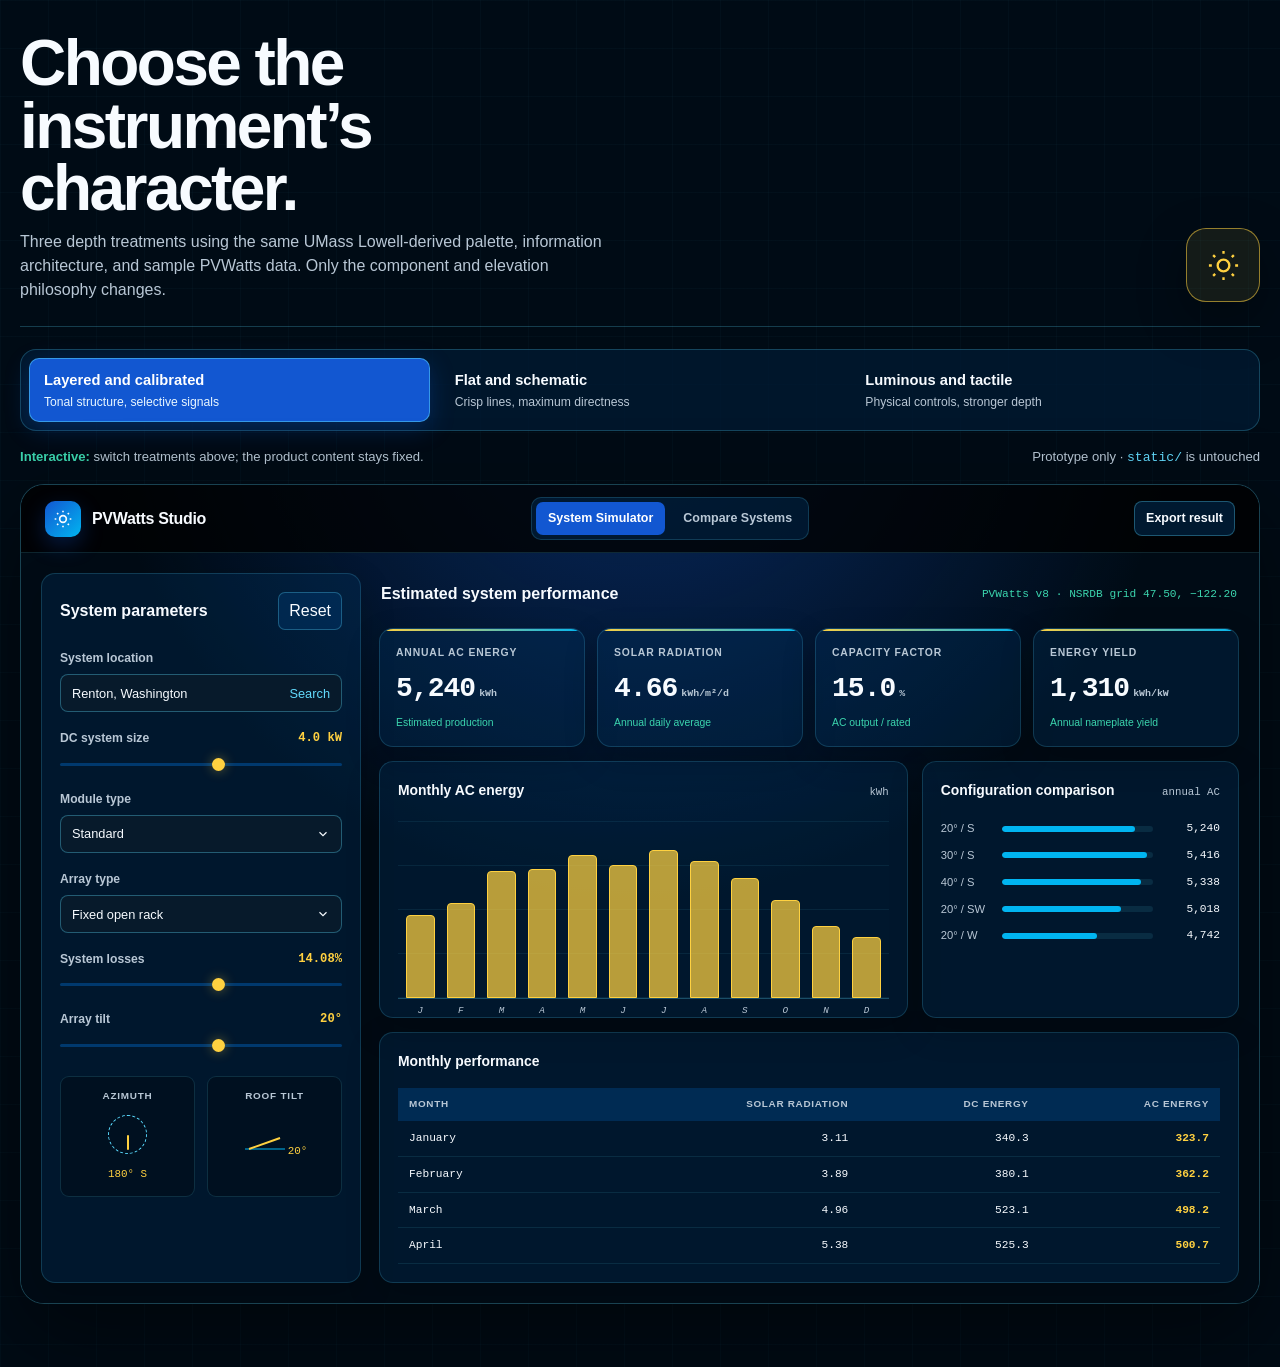
<file: docs/design-character-previews.html>
<!doctype html>
<html lang="en">
<head>
  <meta charset="utf-8">
  <meta name="viewport" content="width=device-width, initial-scale=1">
  <title>PVWatts Studio — Design Character Previews</title>
  <style>
    :root {
      --uml-blue: #1257d1;
      --uml-black: #000000;
      --uml-dark-blue: #00396e;
      --uml-light-blue: #5adbff;
      --uml-gray: #878a8f;
      --uml-bright-blue: #00b5f1;
      --uml-green: #3bd5ae;
      --uml-aqua: #62dafc;
      --uml-yellow: #ffd140;
      --uml-orange: #fb471f;
      --uml-fern: #027669;
      --uml-river: #4295a9;
      --uml-gold: #d0af22;
      --uml-maroon: #9e3124;
      --ink: #f7fbff;
      --muted: #b8c7d5;
      --page: #000b15;
      --line: rgba(90, 219, 255, 0.24);
      --mono: ui-monospace, SFMono-Regular, Menlo, Monaco, Consolas, monospace;
      color-scheme: dark;
    }

    * { box-sizing: border-box; }
    html { min-height: 100%; background: var(--page); }
    body {
      margin: 0;
      min-height: 100vh;
      overflow-x: hidden;
      background:
        linear-gradient(rgba(90, 219, 255, 0.025) 1px, transparent 1px),
        linear-gradient(90deg, rgba(90, 219, 255, 0.025) 1px, transparent 1px),
        var(--page);
      background-size: 48px 48px;
      color: var(--ink);
      font-family: -apple-system, BlinkMacSystemFont, "Segoe UI", Roboto, Helvetica, Arial, sans-serif;
      line-height: 1.5;
      -webkit-font-smoothing: antialiased;
    }

    ::selection { background: var(--uml-yellow); color: #001c36; }
    :focus-visible { outline: 2px solid var(--uml-light-blue); outline-offset: 3px; }
    * { scrollbar-color: var(--uml-river) #001c36; scrollbar-width: thin; }
    *::-webkit-scrollbar { width: 10px; height: 10px; }
    *::-webkit-scrollbar-track { background: #001c36; }
    *::-webkit-scrollbar-thumb { border: 2px solid #001c36; border-radius: 999px; background: var(--uml-river); }

    button, input, select { font: inherit; }
    button { color: inherit; }

    .review-shell { width: min(1560px, calc(100% - 40px)); margin: 0 auto; padding: 32px 0 64px; }
    .review-header {
      display: grid;
      grid-template-columns: minmax(0, 1fr) auto;
      gap: 28px;
      align-items: end;
      padding-bottom: 24px;
      border-bottom: 1px solid var(--line);
    }
    .review-header h1 {
      max-width: 13ch;
      margin: 0 0 10px;
      font-size: clamp(2rem, 5vw, 4.5rem);
      line-height: 0.98;
      letter-spacing: -0.04em;
      text-wrap: balance;
    }
    .review-header p { max-width: 68ch; margin: 0; color: var(--muted); font-size: 1rem; }
    .review-mark {
      display: grid;
      width: 74px;
      height: 74px;
      place-items: center;
      border: 1px solid rgba(255, 209, 64, 0.55);
      border-radius: 20px;
      background: rgba(255, 209, 64, 0.08);
      color: var(--uml-yellow);
      box-shadow: 0 18px 50px rgba(0, 0, 0, 0.32);
    }

    .character-switcher {
      display: grid;
      grid-template-columns: repeat(3, 1fr);
      gap: 10px;
      margin: 22px 0 16px;
      padding: 8px;
      border: 1px solid var(--line);
      border-radius: 16px;
      background: rgba(0, 28, 54, 0.7);
    }
    .character-button {
      min-height: 64px;
      padding: 10px 14px;
      border: 1px solid transparent;
      border-radius: 10px;
      background: transparent;
      color: var(--muted);
      cursor: pointer;
      text-align: left;
      transition: background 180ms cubic-bezier(.2,.8,.2,1), border-color 180ms cubic-bezier(.2,.8,.2,1), color 180ms cubic-bezier(.2,.8,.2,1), transform 180ms cubic-bezier(.2,.8,.2,1);
    }
    .character-button strong, .character-button span { display: block; }
    .character-button strong { margin-bottom: 2px; color: var(--ink); font-size: 0.92rem; }
    .character-button span { font-size: 0.76rem; }
    .character-button:hover { border-color: rgba(90, 219, 255, 0.35); background: rgba(90, 219, 255, 0.07); transform: translateY(-1px); }
    .character-button[aria-selected="true"] {
      border-color: rgba(90, 219, 255, 0.5);
      background: var(--uml-blue);
      color: #e9f7ff;
      box-shadow: 0 7px 24px rgba(18, 87, 209, 0.28);
    }
    .character-button[aria-selected="true"] strong { color: white; }

    .decision-note {
      display: flex;
      justify-content: space-between;
      gap: 18px;
      margin: 0 0 16px;
      color: var(--muted);
      font-size: 0.82rem;
    }
    .decision-note strong { color: var(--uml-green); }
    .decision-note code { color: var(--uml-aqua); font-family: var(--mono); }

    .preview-stage {
      position: relative;
      min-height: 780px;
      overflow: hidden;
      border: 1px solid rgba(90, 219, 255, 0.28);
      border-radius: 24px;
      background: #00070e;
      box-shadow: 0 34px 90px rgba(0, 0, 0, 0.48);
    }
    .mock { min-height: 780px; }
    .mock[hidden] { display: none; }

    .mock button, .mock select, .mock input { pointer-events: none; }
    .mock-topbar {
      display: flex;
      min-height: 68px;
      align-items: center;
      justify-content: space-between;
      gap: 16px;
      padding: 0 24px;
    }
    .mock-brand { display: flex; align-items: center; gap: 11px; font-weight: 780; letter-spacing: -0.02em; }
    .mock-brand-icon { display: grid; width: 36px; height: 36px; place-items: center; }
    .mock-nav { display: flex; align-items: center; gap: 6px; }
    .mock-nav button, .mock-action {
      border: 0;
      background: transparent;
      font-size: 0.78rem;
      font-weight: 700;
    }
    .mock-main { display: grid; grid-template-columns: 320px minmax(0, 1fr); gap: 18px; padding: 20px; }
    .control-panel { padding: 18px; }
    .panel-heading { display: flex; align-items: center; justify-content: space-between; gap: 12px; margin-bottom: 19px; }
    .panel-heading h2, .results-heading h2 { margin: 0; font-size: 1rem; }
    .panel-heading button { padding: 6px 10px; }
    .field { display: grid; gap: 7px; margin-bottom: 17px; }
    .field-row { display: flex; align-items: center; justify-content: space-between; gap: 12px; }
    .field label, .field-row label { color: var(--muted); font-size: 0.76rem; font-weight: 700; }
    .field-value { color: var(--uml-yellow); font-family: var(--mono); font-size: 0.76rem; font-weight: 800; font-variant-numeric: tabular-nums; }
    .fake-input { display: flex; min-height: 38px; align-items: center; justify-content: space-between; padding: 0 11px; color: var(--ink); font-size: 0.8rem; }
    .fake-input span:last-child { color: var(--uml-aqua); }
    .range { position: relative; height: 18px; }
    .range::before { position: absolute; top: 8px; left: 0; right: 0; height: 3px; content: ""; }
    .range::after { position: absolute; top: 3px; left: 54%; width: 13px; height: 13px; border-radius: 50%; content: ""; }
    .orientation { display: grid; grid-template-columns: 1fr 1fr; gap: 12px; margin-top: 22px; }
    .orientation > div { min-height: 92px; padding: 12px; text-align: center; }
    .orientation small { display: block; margin-bottom: 12px; color: var(--muted); font-size: 0.62rem; font-weight: 800; letter-spacing: 0.08em; text-transform: uppercase; }
    .dial { position: relative; width: 39px; height: 39px; margin: 0 auto 6px; border: 1px dashed var(--uml-light-blue); border-radius: 50%; }
    .dial::before { position: absolute; bottom: 50%; left: calc(50% - 1px); width: 2px; height: 15px; border-radius: 2px; background: var(--uml-yellow); content: ""; transform: rotate(180deg); transform-origin: bottom; }
    .measure { color: var(--uml-yellow); font-family: var(--mono); font-size: 0.68rem; font-variant-numeric: tabular-nums; }

    .results { min-width: 0; }
    .results-heading { display: flex; align-items: center; justify-content: space-between; gap: 18px; min-height: 42px; margin-bottom: 13px; padding: 0 2px; }
    .results-heading p { margin: 0; color: var(--uml-green); font-family: var(--mono); font-size: 0.7rem; }
    .metric-grid { display: grid; grid-template-columns: repeat(4, minmax(0, 1fr)); gap: 12px; margin-bottom: 14px; }
    .metric { min-width: 0; padding: 16px; }
    .metric-label { color: var(--muted); font-size: 0.65rem; font-weight: 800; letter-spacing: 0.08em; text-transform: uppercase; }
    .metric-value { margin-top: 7px; font-family: var(--mono); font-size: clamp(1.25rem, 2.4vw, 1.75rem); font-weight: 800; letter-spacing: -0.035em; font-variant-numeric: tabular-nums; white-space: nowrap; }
    .metric-value small { margin-left: 4px; color: var(--muted); font-size: 0.62rem; letter-spacing: 0; }
    .metric-note { margin-top: 5px; color: var(--uml-green); font-size: 0.65rem; }
    .data-grid { display: grid; grid-template-columns: 1.25fr 0.75fr; gap: 14px; }
    .chart-panel, .comparison-panel { min-width: 0; padding: 18px; }
    .chart-panel h3, .comparison-panel h3, .table-panel h3 { margin: 0; font-size: 0.87rem; }
    .chart-meta { display: flex; align-items: baseline; justify-content: space-between; gap: 12px; margin-bottom: 18px; }
    .chart-meta span { color: var(--muted); font-family: var(--mono); font-size: 0.67rem; }
    .chart {
      display: flex;
      height: 180px;
      align-items: end;
      gap: clamp(5px, 1vw, 12px);
      padding: 18px 8px 0;
      border-bottom: 1px solid rgba(90, 219, 255, 0.28);
      background: repeating-linear-gradient(to top, rgba(90, 219, 255, 0.08) 0 1px, transparent 1px 44px);
    }
    .bar { position: relative; flex: 1; min-width: 5px; height: var(--h); background: var(--uml-yellow); }
    .bar::after { position: absolute; top: calc(100% + 7px); left: 50%; color: var(--muted); content: attr(data-month); font-family: var(--mono); font-size: 0.58rem; transform: translateX(-50%); }
    .comparison-list { display: grid; gap: 10px; margin-top: 19px; }
    .comparison-row { display: grid; grid-template-columns: 52px 1fr 58px; gap: 9px; align-items: center; font-size: 0.7rem; }
    .comparison-row span:first-child { color: var(--muted); }
    .comparison-row span:last-child { text-align: right; font-family: var(--mono); font-variant-numeric: tabular-nums; }
    .comparison-track { height: 6px; overflow: hidden; background: rgba(90, 219, 255, 0.1); }
    .comparison-track i { display: block; width: var(--w); height: 100%; background: var(--uml-bright-blue); }
    .table-panel { margin-top: 14px; padding: 18px; }
    .table-head, .table-row { display: grid; grid-template-columns: 1fr repeat(3, minmax(72px, 0.65fr)); align-items: center; gap: 12px; }
    .table-head { margin-top: 16px; padding: 9px 11px; color: var(--muted); font-size: 0.62rem; font-weight: 800; letter-spacing: 0.07em; text-transform: uppercase; }
    .table-row { padding: 9px 11px; border-bottom: 1px solid rgba(90, 219, 255, 0.1); font-family: var(--mono); font-size: 0.7rem; font-variant-numeric: tabular-nums; }
    .table-head span:not(:first-child), .table-row span:not(:first-child) { text-align: right; }
    .table-row span:last-child { color: var(--uml-yellow); font-weight: 800; }

    /* 1 — Layered and calibrated */
    .mock--layered {
      background:
        radial-gradient(circle at 50% -15%, rgba(18, 87, 209, 0.42), transparent 48%),
        #000b15;
    }
    .mock--layered .mock-topbar { border-bottom: 1px solid rgba(90, 219, 255, 0.16); background: rgba(0, 0, 0, 0.78); }
    .mock--layered .mock-brand-icon { border-radius: 10px; background: linear-gradient(135deg, var(--uml-blue), var(--uml-bright-blue)); box-shadow: 0 8px 22px rgba(18, 87, 209, 0.3); }
    .mock--layered .mock-nav { padding: 4px; border: 1px solid rgba(90, 219, 255, 0.18); border-radius: 10px; background: rgba(0, 57, 110, 0.35); }
    .mock--layered .mock-nav button { padding: 7px 12px; border-radius: 7px; color: var(--muted); }
    .mock--layered .mock-nav button:first-child { background: var(--uml-blue); color: white; }
    .mock--layered .mock-action { padding: 7px 11px; border: 1px solid rgba(90, 219, 255, 0.32); border-radius: 8px; background: rgba(0, 57, 110, 0.42); }
    .mock--layered .control-panel, .mock--layered .metric, .mock--layered .chart-panel, .mock--layered .comparison-panel, .mock--layered .table-panel {
      border: 1px solid rgba(90, 219, 255, 0.18);
      border-radius: 14px;
      background: rgba(0, 57, 110, 0.28);
      box-shadow: 0 12px 34px rgba(0, 0, 0, 0.2);
    }
    .mock--layered .panel-heading button { border: 1px solid rgba(90, 219, 255, 0.3); border-radius: 7px; background: rgba(0, 57, 110, 0.45); }
    .mock--layered .fake-input { border: 1px solid rgba(90, 219, 255, 0.34); border-radius: 8px; background: #071a2b; }
    .mock--layered .range::before { border-radius: 99px; background: var(--uml-dark-blue); }
    .mock--layered .range::after { background: var(--uml-yellow); box-shadow: 0 0 12px rgba(255, 209, 64, 0.4); }
    .mock--layered .orientation > div { border: 1px solid rgba(90, 219, 255, 0.15); border-radius: 9px; background: rgba(0, 0, 0, 0.27); }
    .mock--layered .metric { position: relative; overflow: hidden; }
    .mock--layered .metric::before { position: absolute; inset: 0 0 auto; height: 2px; background: linear-gradient(90deg, var(--uml-yellow), var(--uml-bright-blue)); content: ""; }
    .mock--layered .bar { border: 1px solid var(--uml-yellow); border-radius: 4px 4px 0 0; background: rgba(255, 209, 64, 0.72); }
    .mock--layered .comparison-track, .mock--layered .comparison-track i { border-radius: 99px; }
    .mock--layered .table-head { background: rgba(0, 57, 110, 0.58); }

    /* 2 — Flat and schematic */
    .mock--flat { background: #00080f; }
    .mock--flat .mock-topbar { border-bottom: 1px solid var(--uml-river); background: #000000; }
    .mock--flat .mock-brand-icon { border: 1px solid var(--uml-bright-blue); border-radius: 2px; color: var(--uml-bright-blue); }
    .mock--flat .mock-nav { gap: 20px; }
    .mock--flat .mock-nav button { position: relative; padding: 8px 0; color: var(--muted); }
    .mock--flat .mock-nav button:first-child { color: white; }
    .mock--flat .mock-nav button:first-child::after { position: absolute; right: 0; bottom: -15px; left: 0; height: 2px; background: var(--uml-yellow); content: ""; }
    .mock--flat .mock-action { padding: 6px 10px; border: 1px solid var(--uml-river); border-radius: 2px; }
    .mock--flat .mock-main { gap: 0; padding: 0; }
    .mock--flat .control-panel { border-right: 1px solid var(--uml-river); background: #00111f; }
    .mock--flat .results { padding: 18px 20px; }
    .mock--flat .panel-heading { padding-bottom: 12px; border-bottom: 1px solid rgba(90, 219, 255, 0.28); }
    .mock--flat .panel-heading button { border: 1px solid var(--uml-river); border-radius: 2px; background: transparent; }
    .mock--flat .fake-input { border: 0; border-bottom: 1px solid var(--uml-river); border-radius: 0; background: rgba(0, 57, 110, 0.2); }
    .mock--flat .range::before { background: var(--uml-dark-blue); }
    .mock--flat .range::after { border: 2px solid #00111f; background: var(--uml-yellow); }
    .mock--flat .orientation { border-top: 1px solid rgba(90, 219, 255, 0.24); padding-top: 16px; }
    .mock--flat .orientation > div { border: 0; border-radius: 0; background: transparent; }
    .mock--flat .results-heading { border-bottom: 1px solid rgba(90, 219, 255, 0.24); }
    .mock--flat .metric-grid { gap: 1px; background: var(--uml-dark-blue); border: 1px solid var(--uml-dark-blue); }
    .mock--flat .metric { background: #001425; }
    .mock--flat .metric:first-child { box-shadow: inset 0 2px var(--uml-yellow); }
    .mock--flat .data-grid { gap: 1px; border: 1px solid var(--uml-dark-blue); background: var(--uml-dark-blue); }
    .mock--flat .chart-panel, .mock--flat .comparison-panel, .mock--flat .table-panel { border: 0; border-radius: 0; background: #001425; }
    .mock--flat .bar { background: var(--uml-gold); }
    .mock--flat .comparison-track { height: 4px; }
    .mock--flat .comparison-track i { background: var(--uml-aqua); }
    .mock--flat .table-panel { border-top: 1px solid var(--uml-river); }
    .mock--flat .table-head { border-top: 1px solid var(--uml-river); border-bottom: 1px solid var(--uml-river); }

    /* 3 — Luminous and tactile */
    .mock--luminous {
      background:
        radial-gradient(circle at 76% 12%, rgba(0, 181, 241, 0.24), transparent 28%),
        radial-gradient(circle at 20% 82%, rgba(18, 87, 209, 0.28), transparent 33%),
        #000713;
    }
    .mock--luminous .mock-topbar { border-bottom: 1px solid rgba(98, 218, 252, 0.22); background: rgba(0, 14, 28, 0.72); backdrop-filter: blur(18px); }
    .mock--luminous .mock-brand-icon { border: 1px solid rgba(98, 218, 252, 0.65); border-radius: 14px; background: linear-gradient(145deg, rgba(18, 87, 209, 0.95), rgba(0, 181, 241, 0.62)); box-shadow: 0 9px 28px rgba(0, 181, 241, 0.25), inset 0 1px rgba(255,255,255,0.28); }
    .mock--luminous .mock-nav { padding: 5px; border: 1px solid rgba(98, 218, 252, 0.26); border-radius: 15px; background: rgba(0, 28, 54, 0.66); box-shadow: inset 0 1px rgba(255, 255, 255, 0.07); }
    .mock--luminous .mock-nav button { padding: 7px 13px; border-radius: 11px; color: var(--muted); }
    .mock--luminous .mock-nav button:first-child { background: linear-gradient(135deg, var(--uml-blue), #0848a7); color: white; box-shadow: 0 8px 18px rgba(18, 87, 209, 0.35), inset 0 1px rgba(255,255,255,0.18); }
    .mock--luminous .mock-action { padding: 8px 12px; border: 1px solid rgba(98, 218, 252, 0.42); border-radius: 11px; background: linear-gradient(180deg, rgba(0, 57, 110, 0.62), rgba(0, 28, 54, 0.82)); box-shadow: 0 8px 18px rgba(0, 0, 0, 0.24), inset 0 1px rgba(255,255,255,0.1); }
    .mock--luminous .control-panel, .mock--luminous .metric, .mock--luminous .chart-panel, .mock--luminous .comparison-panel, .mock--luminous .table-panel {
      border: 1px solid rgba(98, 218, 252, 0.24);
      border-radius: 20px;
      background: linear-gradient(145deg, rgba(0, 57, 110, 0.42), rgba(0, 20, 39, 0.78));
      box-shadow: 0 18px 45px rgba(0, 0, 0, 0.36), inset 0 1px rgba(255, 255, 255, 0.08);
      backdrop-filter: blur(16px);
    }
    .mock--luminous .panel-heading button { border: 1px solid rgba(98, 218, 252, 0.34); border-radius: 10px; background: linear-gradient(180deg, rgba(0, 57, 110, 0.62), rgba(0, 28, 54, 0.82)); box-shadow: 0 7px 15px rgba(0,0,0,0.24), inset 0 1px rgba(255,255,255,0.1); }
    .mock--luminous .fake-input { border: 1px solid rgba(98, 218, 252, 0.34); border-radius: 12px; background: linear-gradient(180deg, rgba(0, 8, 18, 0.8), rgba(7, 26, 43, 0.92)); box-shadow: inset 0 2px 5px rgba(0,0,0,0.42), 0 1px rgba(255,255,255,0.06); }
    .mock--luminous .range::before { border-radius: 99px; background: linear-gradient(90deg, var(--uml-bright-blue) 0 54%, rgba(0,57,110,0.9) 54%); box-shadow: inset 0 1px 2px rgba(0,0,0,0.7); }
    .mock--luminous .range::after { border: 2px solid #fff4b8; background: var(--uml-yellow); box-shadow: 0 0 0 4px rgba(255, 209, 64, 0.12), 0 5px 14px rgba(255, 209, 64, 0.32); }
    .mock--luminous .orientation > div { border: 1px solid rgba(98, 218, 252, 0.18); border-radius: 14px; background: rgba(0, 7, 19, 0.46); box-shadow: inset 0 1px rgba(255,255,255,0.06); }
    .mock--luminous .metric { position: relative; overflow: hidden; }
    .mock--luminous .metric:first-child { border-color: rgba(255, 209, 64, 0.42); box-shadow: 0 18px 45px rgba(0,0,0,0.34), 0 0 34px rgba(255,209,64,0.08), inset 0 1px rgba(255,255,255,0.1); }
    .mock--luminous .metric:first-child::after { position: absolute; width: 90px; height: 90px; right: -38px; bottom: -52px; border-radius: 50%; background: rgba(255,209,64,0.14); filter: blur(14px); content: ""; }
    .mock--luminous .bar { border: 1px solid #ffe78d; border-radius: 6px 6px 2px 2px; background: linear-gradient(180deg, #ffe06d, var(--uml-gold)); box-shadow: 0 -7px 18px rgba(255, 209, 64, 0.16); }
    .mock--luminous .comparison-track, .mock--luminous .comparison-track i { border-radius: 99px; }
    .mock--luminous .comparison-track i { box-shadow: 0 0 13px rgba(0,181,241,0.4); }
    .mock--luminous .table-head { border-radius: 8px; background: rgba(0, 87, 160, 0.42); }

    @media (max-width: 1000px) {
      .preview-stage, .mock { min-height: 980px; }
      .mock-main { grid-template-columns: 260px minmax(0, 1fr); }
      .metric-grid { grid-template-columns: repeat(2, 1fr); }
      .data-grid { grid-template-columns: 1fr; }
      .comparison-panel { display: none; }
    }

    @media (max-width: 720px) {
      .review-shell { width: min(100% - 24px, 1560px); padding-top: 20px; }
      .review-header { grid-template-columns: 1fr; }
      .review-header h1 { max-width: 11ch; }
      .review-mark { display: none; }
      .character-switcher { grid-template-columns: 1fr; }
      .character-button { min-height: 54px; }
      .decision-note { flex-direction: column; gap: 4px; }
      .preview-stage { min-height: 1160px; border-radius: 16px; }
      .mock { min-height: 1160px; }
      .mock-topbar { align-items: center; padding: 0 14px; }
      .mock-brand span { display: none; }
      .mock-nav button { font-size: 0; }
      .mock-nav button::before { font-size: 0.72rem; content: "Sim"; }
      .mock-nav button + button::before { content: "Compare"; }
      .mock-action { font-size: 0.7rem; }
      .mock-main, .mock--flat .mock-main { grid-template-columns: 1fr; padding: 12px; gap: 12px; }
      .mock--flat .control-panel { border-right: 0; border-bottom: 1px solid var(--uml-river); }
      .control-panel { padding: 14px; }
      .field:nth-of-type(n+4), .orientation { display: none; }
      .results, .mock--flat .results { padding: 0; }
      .results-heading { align-items: start; flex-direction: column; gap: 3px; }
      .metric-grid { grid-template-columns: repeat(2, minmax(0, 1fr)); gap: 8px; }
      .metric { padding: 13px; }
      .metric-note { display: none; }
      .chart-panel, .table-panel { padding: 14px; }
      .chart { gap: 4px; }
      .bar::after { display: none; }
      .table-head, .table-row { grid-template-columns: 0.8fr repeat(2, 1fr); }
      .table-head span:nth-child(2), .table-row span:nth-child(2) { display: none; }
    }

    @media (prefers-reduced-motion: reduce) {
      *, *::before, *::after { scroll-behavior: auto !important; transition-duration: 0.01ms !important; animation-duration: 0.01ms !important; animation-iteration-count: 1 !important; }
    }
  </style>
</head>
<body>
  <main class="review-shell">
    <header class="review-header">
      <div>
        <h1>Choose the instrument’s character.</h1>
        <p>Three depth treatments using the same UMass Lowell-derived palette, information architecture, and sample PVWatts data. Only the component and elevation philosophy changes.</p>
      </div>
      <div class="review-mark" aria-hidden="true">
        <svg width="35" height="35" viewBox="0 0 24 24" fill="none" stroke="currentColor" stroke-width="1.6">
          <circle cx="12" cy="12" r="4"></circle><path d="M12 2v2M12 20v2M2 12h2M20 12h2M4.9 4.9l1.4 1.4M17.7 17.7l1.4 1.4M4.9 19.1l1.4-1.4M17.7 6.3l1.4-1.4"></path>
        </svg>
      </div>
    </header>

    <div class="character-switcher" role="tablist" aria-label="Design character previews">
      <button class="character-button" type="button" role="tab" id="tab-layered" aria-controls="preview-layered" aria-selected="true" data-preview="layered">
        <strong>Layered and calibrated</strong>
        <span>Tonal structure, selective signals</span>
      </button>
      <button class="character-button" type="button" role="tab" id="tab-flat" aria-controls="preview-flat" aria-selected="false" data-preview="flat" tabindex="-1">
        <strong>Flat and schematic</strong>
        <span>Crisp lines, maximum directness</span>
      </button>
      <button class="character-button" type="button" role="tab" id="tab-luminous" aria-controls="preview-luminous" aria-selected="false" data-preview="luminous" tabindex="-1">
        <strong>Luminous and tactile</strong>
        <span>Physical controls, stronger depth</span>
      </button>
    </div>

    <div class="decision-note">
      <span><strong>Interactive:</strong> switch treatments above; the product content stays fixed.</span>
      <span>Prototype only · <code>static/</code> is untouched</span>
    </div>

    <section class="preview-stage" aria-live="polite">
      <article class="mock mock--layered" id="preview-layered" role="tabpanel" aria-labelledby="tab-layered" data-character="layered"></article>
      <article class="mock mock--flat" id="preview-flat" role="tabpanel" aria-labelledby="tab-flat" data-character="flat" hidden></article>
      <article class="mock mock--luminous" id="preview-luminous" role="tabpanel" aria-labelledby="tab-luminous" data-character="luminous" hidden></article>
    </section>
  </main>

  <template id="mock-template">
    <header class="mock-topbar">
      <div class="mock-brand">
        <span class="mock-brand-icon" aria-hidden="true">
          <svg width="20" height="20" viewBox="0 0 24 24" fill="none" stroke="currentColor" stroke-width="2">
            <circle cx="12" cy="12" r="4"></circle><path d="M12 2v2M12 20v2M2 12h2M20 12h2M4.9 4.9l1.4 1.4M17.7 17.7l1.4 1.4M4.9 19.1l1.4-1.4M17.7 6.3l1.4-1.4"></path>
          </svg>
        </span>
        <span>PVWatts Studio</span>
      </div>
      <nav class="mock-nav" aria-label="Preview navigation">
        <button type="button">System Simulator</button>
        <button type="button">Compare Systems</button>
      </nav>
      <button type="button" class="mock-action">Export result</button>
    </header>

    <div class="mock-main">
      <aside class="control-panel">
        <div class="panel-heading">
          <h2>System parameters</h2>
          <button type="button">Reset</button>
        </div>
        <div class="field">
          <label>System location</label>
          <div class="fake-input"><span>Renton, Washington</span><span>Search</span></div>
        </div>
        <div class="field">
          <div class="field-row"><label>DC system size</label><span class="field-value">4.0 kW</span></div>
          <div class="range" aria-hidden="true"></div>
        </div>
        <div class="field">
          <label>Module type</label>
          <div class="fake-input"><span>Standard</span><svg width="14" height="14" viewBox="0 0 24 24" fill="none" stroke="currentColor" stroke-width="2" aria-hidden="true"><path d="m6 9 6 6 6-6"></path></svg></div>
        </div>
        <div class="field">
          <label>Array type</label>
          <div class="fake-input"><span>Fixed open rack</span><svg width="14" height="14" viewBox="0 0 24 24" fill="none" stroke="currentColor" stroke-width="2" aria-hidden="true"><path d="m6 9 6 6 6-6"></path></svg></div>
        </div>
        <div class="field">
          <div class="field-row"><label>System losses</label><span class="field-value">14.08%</span></div>
          <div class="range" aria-hidden="true"></div>
        </div>
        <div class="field">
          <div class="field-row"><label>Array tilt</label><span class="field-value">20°</span></div>
          <div class="range" aria-hidden="true"></div>
        </div>
        <div class="orientation">
          <div><small>Azimuth</small><div class="dial"></div><span class="measure">180° S</span></div>
          <div><small>Roof tilt</small><svg width="46" height="39" viewBox="0 0 46 39" fill="none" aria-hidden="true"><path d="M3 34h40" stroke="#00b5f1"/><path d="M7 34l31-11" stroke="#ffd140" stroke-width="2"/></svg><span class="measure">20°</span></div>
        </div>
      </aside>

      <section class="results">
        <div class="results-heading">
          <h2>Estimated system performance</h2>
          <p>PVWatts v8 · NSRDB grid 47.50, −122.20</p>
        </div>
        <div class="metric-grid">
          <div class="metric"><div class="metric-label">Annual AC energy</div><div class="metric-value">5,240<small>kWh</small></div><div class="metric-note">Estimated production</div></div>
          <div class="metric"><div class="metric-label">Solar radiation</div><div class="metric-value">4.66<small>kWh/m²/d</small></div><div class="metric-note">Annual daily average</div></div>
          <div class="metric"><div class="metric-label">Capacity factor</div><div class="metric-value">15.0<small>%</small></div><div class="metric-note">AC output / rated</div></div>
          <div class="metric"><div class="metric-label">Energy yield</div><div class="metric-value">1,310<small>kWh/kW</small></div><div class="metric-note">Annual nameplate yield</div></div>
        </div>

        <div class="data-grid">
          <div class="chart-panel">
            <div class="chart-meta"><h3>Monthly AC energy</h3><span>kWh</span></div>
            <div class="chart" aria-label="Sample monthly AC energy bar chart">
              <i class="bar" data-month="J" style="--h:52%"></i><i class="bar" data-month="F" style="--h:59%"></i><i class="bar" data-month="M" style="--h:79%"></i><i class="bar" data-month="A" style="--h:80%"></i><i class="bar" data-month="M" style="--h:89%"></i><i class="bar" data-month="J" style="--h:83%"></i><i class="bar" data-month="J" style="--h:92%"></i><i class="bar" data-month="A" style="--h:85%"></i><i class="bar" data-month="S" style="--h:75%"></i><i class="bar" data-month="O" style="--h:61%"></i><i class="bar" data-month="N" style="--h:45%"></i><i class="bar" data-month="D" style="--h:38%"></i>
            </div>
          </div>
          <div class="comparison-panel">
            <div class="chart-meta"><h3>Configuration comparison</h3><span>annual AC</span></div>
            <div class="comparison-list">
              <div class="comparison-row"><span>20° / S</span><div class="comparison-track"><i style="--w:88%"></i></div><span>5,240</span></div>
              <div class="comparison-row"><span>30° / S</span><div class="comparison-track"><i style="--w:96%"></i></div><span>5,416</span></div>
              <div class="comparison-row"><span>40° / S</span><div class="comparison-track"><i style="--w:92%"></i></div><span>5,338</span></div>
              <div class="comparison-row"><span>20° / SW</span><div class="comparison-track"><i style="--w:79%"></i></div><span>5,018</span></div>
              <div class="comparison-row"><span>20° / W</span><div class="comparison-track"><i style="--w:63%"></i></div><span>4,742</span></div>
            </div>
          </div>
        </div>

        <div class="table-panel">
          <h3>Monthly performance</h3>
          <div class="table-head"><span>Month</span><span>Solar radiation</span><span>DC energy</span><span>AC energy</span></div>
          <div class="table-row"><span>January</span><span>3.11</span><span>340.3</span><span>323.7</span></div>
          <div class="table-row"><span>February</span><span>3.89</span><span>380.1</span><span>362.2</span></div>
          <div class="table-row"><span>March</span><span>4.96</span><span>523.1</span><span>498.2</span></div>
          <div class="table-row"><span>April</span><span>5.38</span><span>525.3</span><span>500.7</span></div>
        </div>
      </section>
    </div>
  </template>

  <script>
    const template = document.querySelector('#mock-template');
    const panels = [...document.querySelectorAll('[role="tabpanel"]')];
    panels.forEach(panel => panel.append(template.content.cloneNode(true)));

    const tabs = [...document.querySelectorAll('[role="tab"]')];
    function showPreview(name, moveFocus = false) {
      tabs.forEach(tab => {
        const selected = tab.dataset.preview === name;
        tab.setAttribute('aria-selected', String(selected));
        tab.tabIndex = selected ? 0 : -1;
        if (selected && moveFocus) tab.focus();
      });
      panels.forEach(panel => { panel.hidden = panel.dataset.character !== name; });
      history.replaceState(null, '', `#${name}`);
    }

    tabs.forEach((tab, index) => {
      tab.addEventListener('click', () => showPreview(tab.dataset.preview));
      tab.addEventListener('keydown', event => {
        if (!['ArrowLeft', 'ArrowRight', 'Home', 'End'].includes(event.key)) return;
        event.preventDefault();
        let nextIndex = index;
        if (event.key === 'ArrowLeft') nextIndex = (index - 1 + tabs.length) % tabs.length;
        if (event.key === 'ArrowRight') nextIndex = (index + 1) % tabs.length;
        if (event.key === 'Home') nextIndex = 0;
        if (event.key === 'End') nextIndex = tabs.length - 1;
        showPreview(tabs[nextIndex].dataset.preview, true);
      });
    });

    const requested = location.hash.slice(1);
    if (tabs.some(tab => tab.dataset.preview === requested)) showPreview(requested);
  </script>
</body>
</html>
</file>
